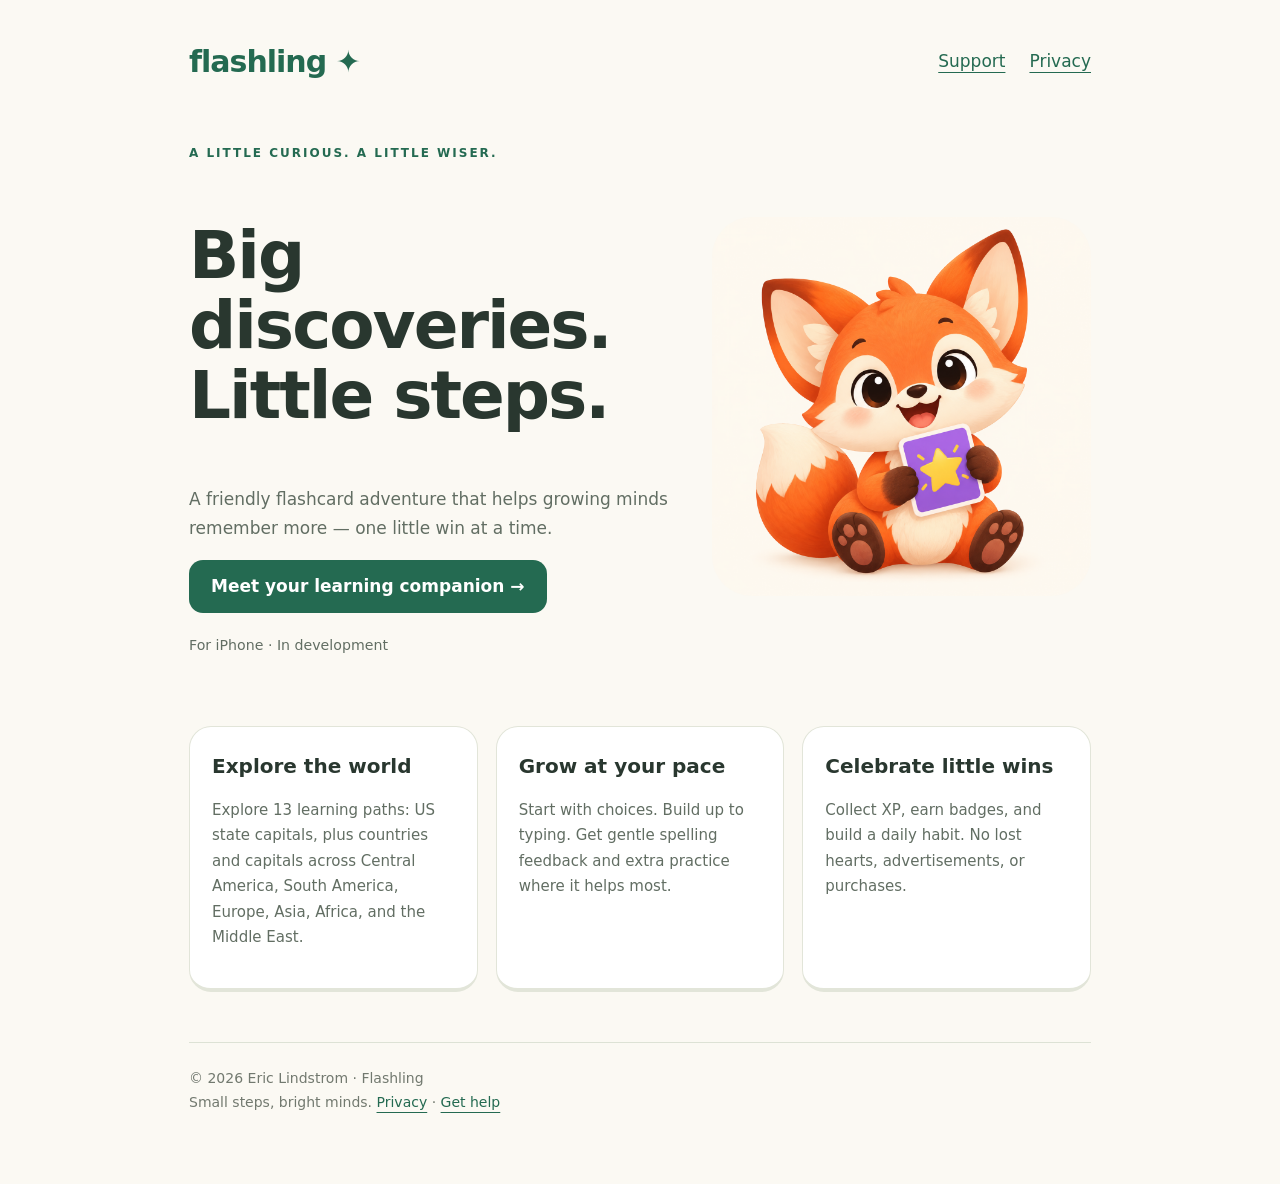
<file: index.html>
<!doctype html><html lang="en"><head><meta charset="utf-8"><meta name="viewport" content="width=device-width,initial-scale=1"><meta name="description" content="Flashling: joyful geography flashcards, thoughtful practice, and little wins."><title>Little steps. Big discoveries. · Flashling</title><link rel="icon" href="flashling.png"><link rel="stylesheet" href="style.css"></head><body><main><nav><a class="brand" href="index.html">flashling ✦</a><a href="support.html">Support</a><a href="privacy.html">Privacy</a></nav><section class="hero"><div><span class="tag">A LITTLE CURIOUS. A LITTLE WISER.</span><h1>Big discoveries.<br>Little steps.</h1><p>A friendly flashcard adventure that helps growing minds remember more — one little win at a time.</p><a class="button" href="support.html">Meet your learning companion →</a><p><small>For iPhone · In development</small></p></div><img src="flashling.png" alt="Flashling, a cheerful orange fox with a star flashcard"></section><section class="cards"><article class="card"><h2>Explore the world</h2><p>Explore 13 learning paths: US state capitals, plus countries and capitals across Central America, South America, Europe, Asia, Africa, and the Middle East.</p></article><article class="card"><h2>Grow at your pace</h2><p>Start with choices. Build up to typing. Get gentle spelling feedback and extra practice where it helps most.</p></article><article class="card"><h2>Celebrate little wins</h2><p>Collect XP, earn badges, and build a daily habit. No lost hearts, advertisements, or purchases.</p></article></section><footer>© 2026 Eric Lindstrom · Flashling<br>Small steps, bright minds. <a href="privacy.html">Privacy</a> · <a href="support.html">Get help</a></footer></main></body></html>
</file>
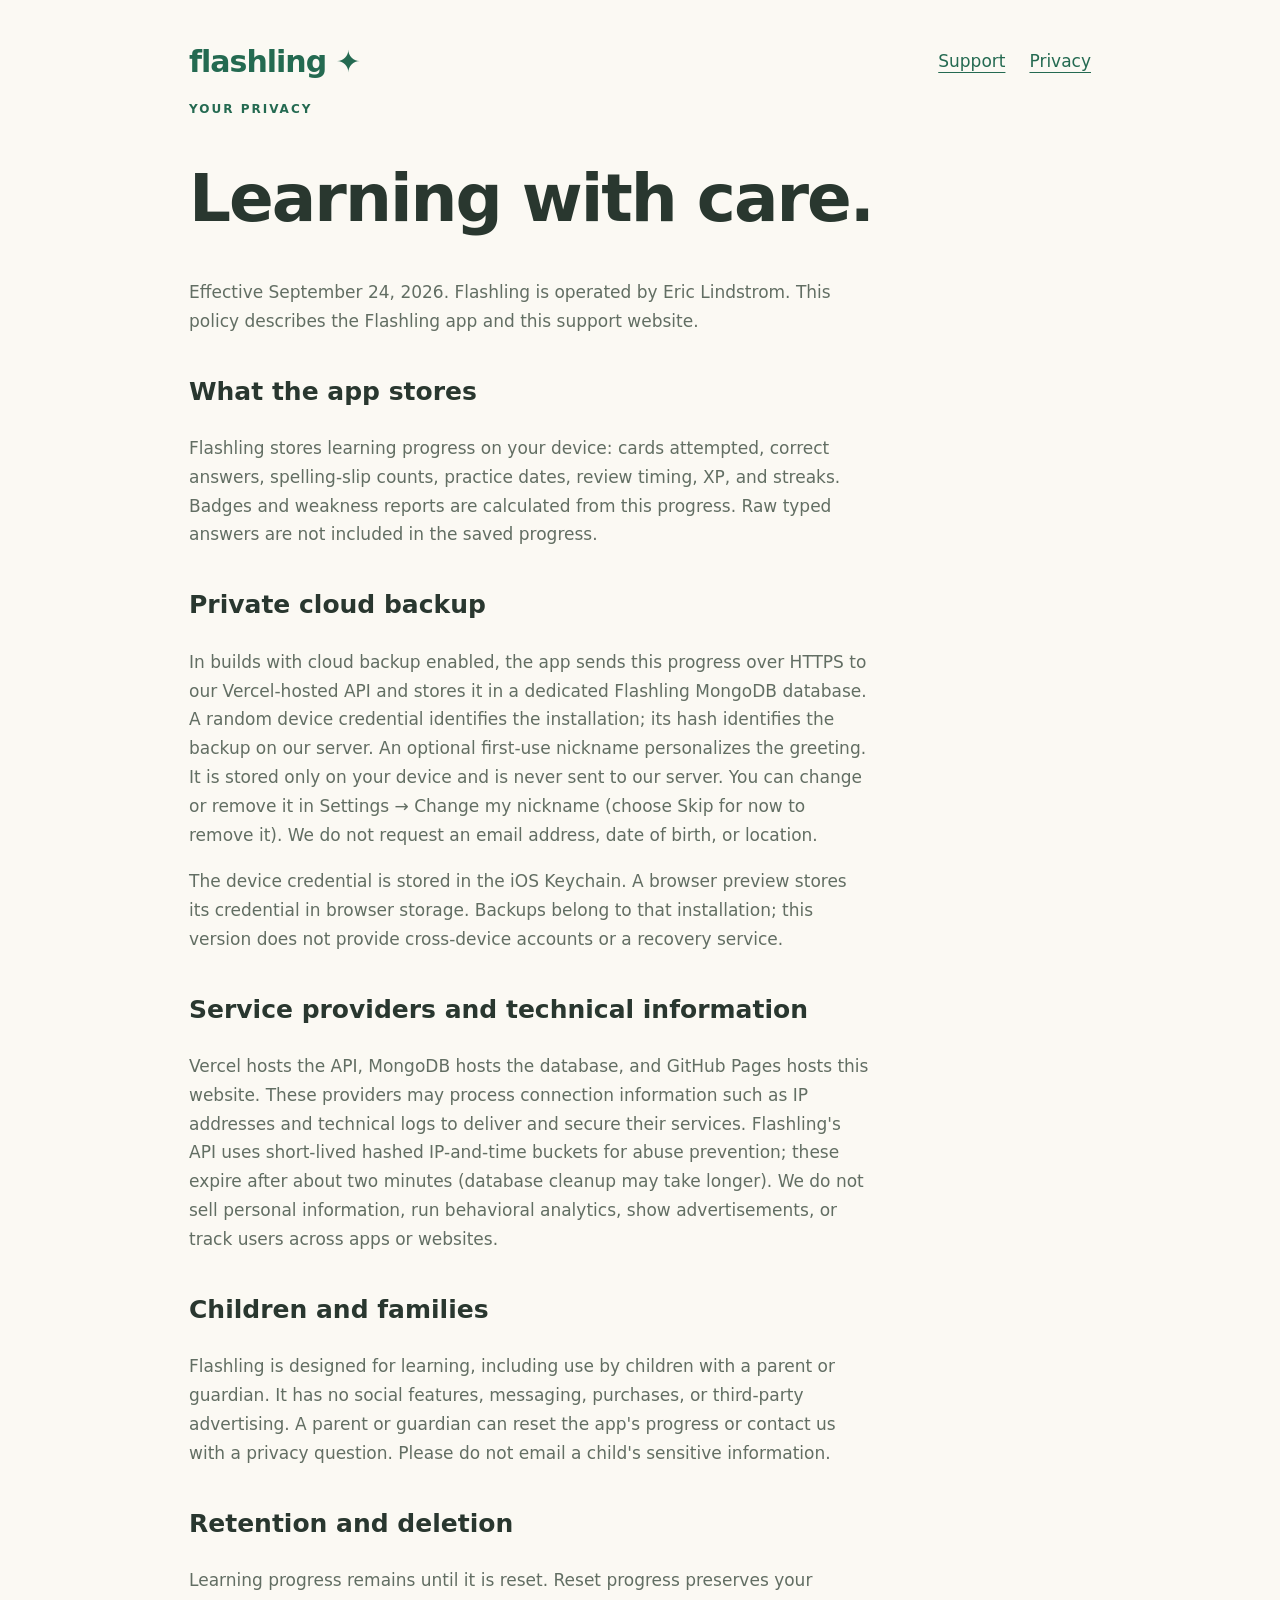
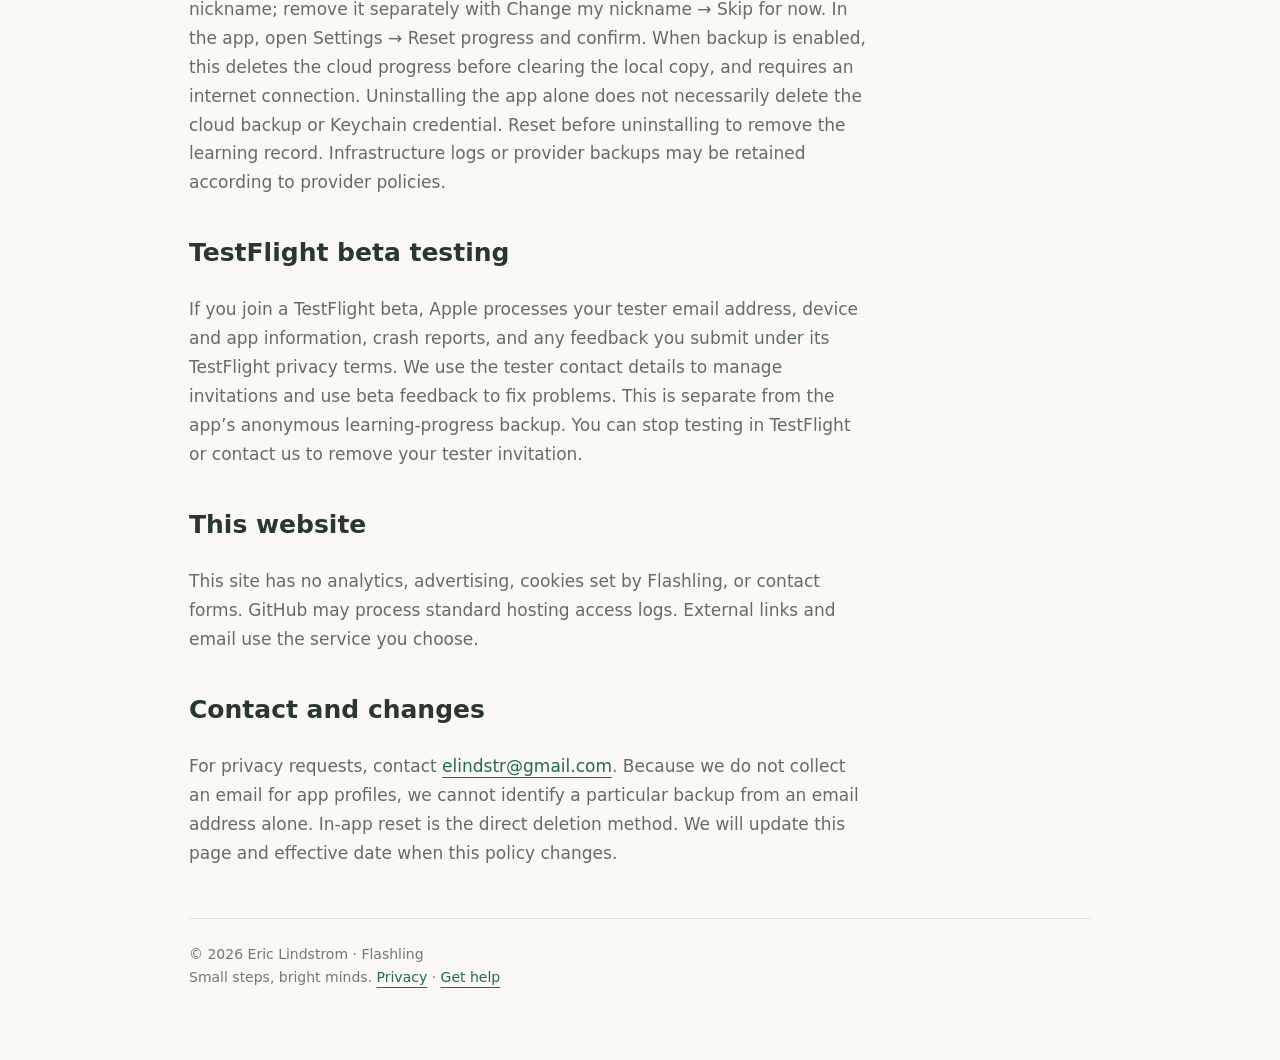
<file: privacy.html>
<!doctype html><html lang="en"><head><meta charset="utf-8"><meta name="viewport" content="width=device-width,initial-scale=1"><meta name="description" content="Flashling: joyful geography flashcards, thoughtful practice, and little wins."><title>Privacy policy · Flashling</title><link rel="icon" href="flashling.png"><link rel="stylesheet" href="style.css"></head><body><main><nav><a class="brand" href="index.html">flashling ✦</a><a href="support.html">Support</a><a href="privacy.html">Privacy</a></nav><p class="tag">YOUR PRIVACY</p><h1>Learning with care.</h1><p>Effective September 24, 2026. Flashling is operated by Eric Lindstrom. This policy describes the Flashling app and this support website.</p><h2>What the app stores</h2><p>Flashling stores learning progress on your device: cards attempted, correct answers, spelling-slip counts, practice dates, review timing, XP, and streaks. Badges and weakness reports are calculated from this progress. Raw typed answers are not included in the saved progress.</p><h2>Private cloud backup</h2><p>In builds with cloud backup enabled, the app sends this progress over HTTPS to our Vercel-hosted API and stores it in a dedicated Flashling MongoDB database. A random device credential identifies the installation; its hash identifies the backup on our server. An optional first-use nickname personalizes the greeting. It is stored only on your device and is never sent to our server. You can change or remove it in Settings → Change my nickname (choose Skip for now to remove it). We do not request an email address, date of birth, or location.</p><p>The device credential is stored in the iOS Keychain. A browser preview stores its credential in browser storage. Backups belong to that installation; this version does not provide cross-device accounts or a recovery service.</p><h2>Service providers and technical information</h2><p>Vercel hosts the API, MongoDB hosts the database, and GitHub Pages hosts this website. These providers may process connection information such as IP addresses and technical logs to deliver and secure their services. Flashling's API uses short-lived hashed IP-and-time buckets for abuse prevention; these expire after about two minutes (database cleanup may take longer). We do not sell personal information, run behavioral analytics, show advertisements, or track users across apps or websites.</p><h2>Children and families</h2><p>Flashling is designed for learning, including use by children with a parent or guardian. It has no social features, messaging, purchases, or third-party advertising. A parent or guardian can reset the app's progress or contact us with a privacy question. Please do not email a child's sensitive information.</p><h2>Retention and deletion</h2><p>Learning progress remains until it is reset. Reset progress preserves your nickname; remove it separately with Change my nickname → Skip for now. In the app, open Settings → Reset progress and confirm. When backup is enabled, this deletes the cloud progress before clearing the local copy, and requires an internet connection. Uninstalling the app alone does not necessarily delete the cloud backup or Keychain credential. Reset before uninstalling to remove the learning record. Infrastructure logs or provider backups may be retained according to provider policies.</p><h2>TestFlight beta testing</h2><p>If you join a TestFlight beta, Apple processes your tester email address, device and app information, crash reports, and any feedback you submit under its TestFlight privacy terms. We use the tester contact details to manage invitations and use beta feedback to fix problems. This is separate from the app’s anonymous learning-progress backup. You can stop testing in TestFlight or contact us to remove your tester invitation.</p><h2>This website</h2><p>This site has no analytics, advertising, cookies set by Flashling, or contact forms. GitHub may process standard hosting access logs. External links and email use the service you choose.</p><h2>Contact and changes</h2><p>For privacy requests, contact <a href="mailto:elindstr@gmail.com?subject=Flashling%20privacy">elindstr@gmail.com</a>. Because we do not collect an email for app profiles, we cannot identify a particular backup from an email address alone. In-app reset is the direct deletion method. We will update this page and effective date when this policy changes.</p><footer>© 2026 Eric Lindstrom · Flashling<br>Small steps, bright minds. <a href="privacy.html">Privacy</a> · <a href="support.html">Get help</a></footer></main></body></html>
</file>
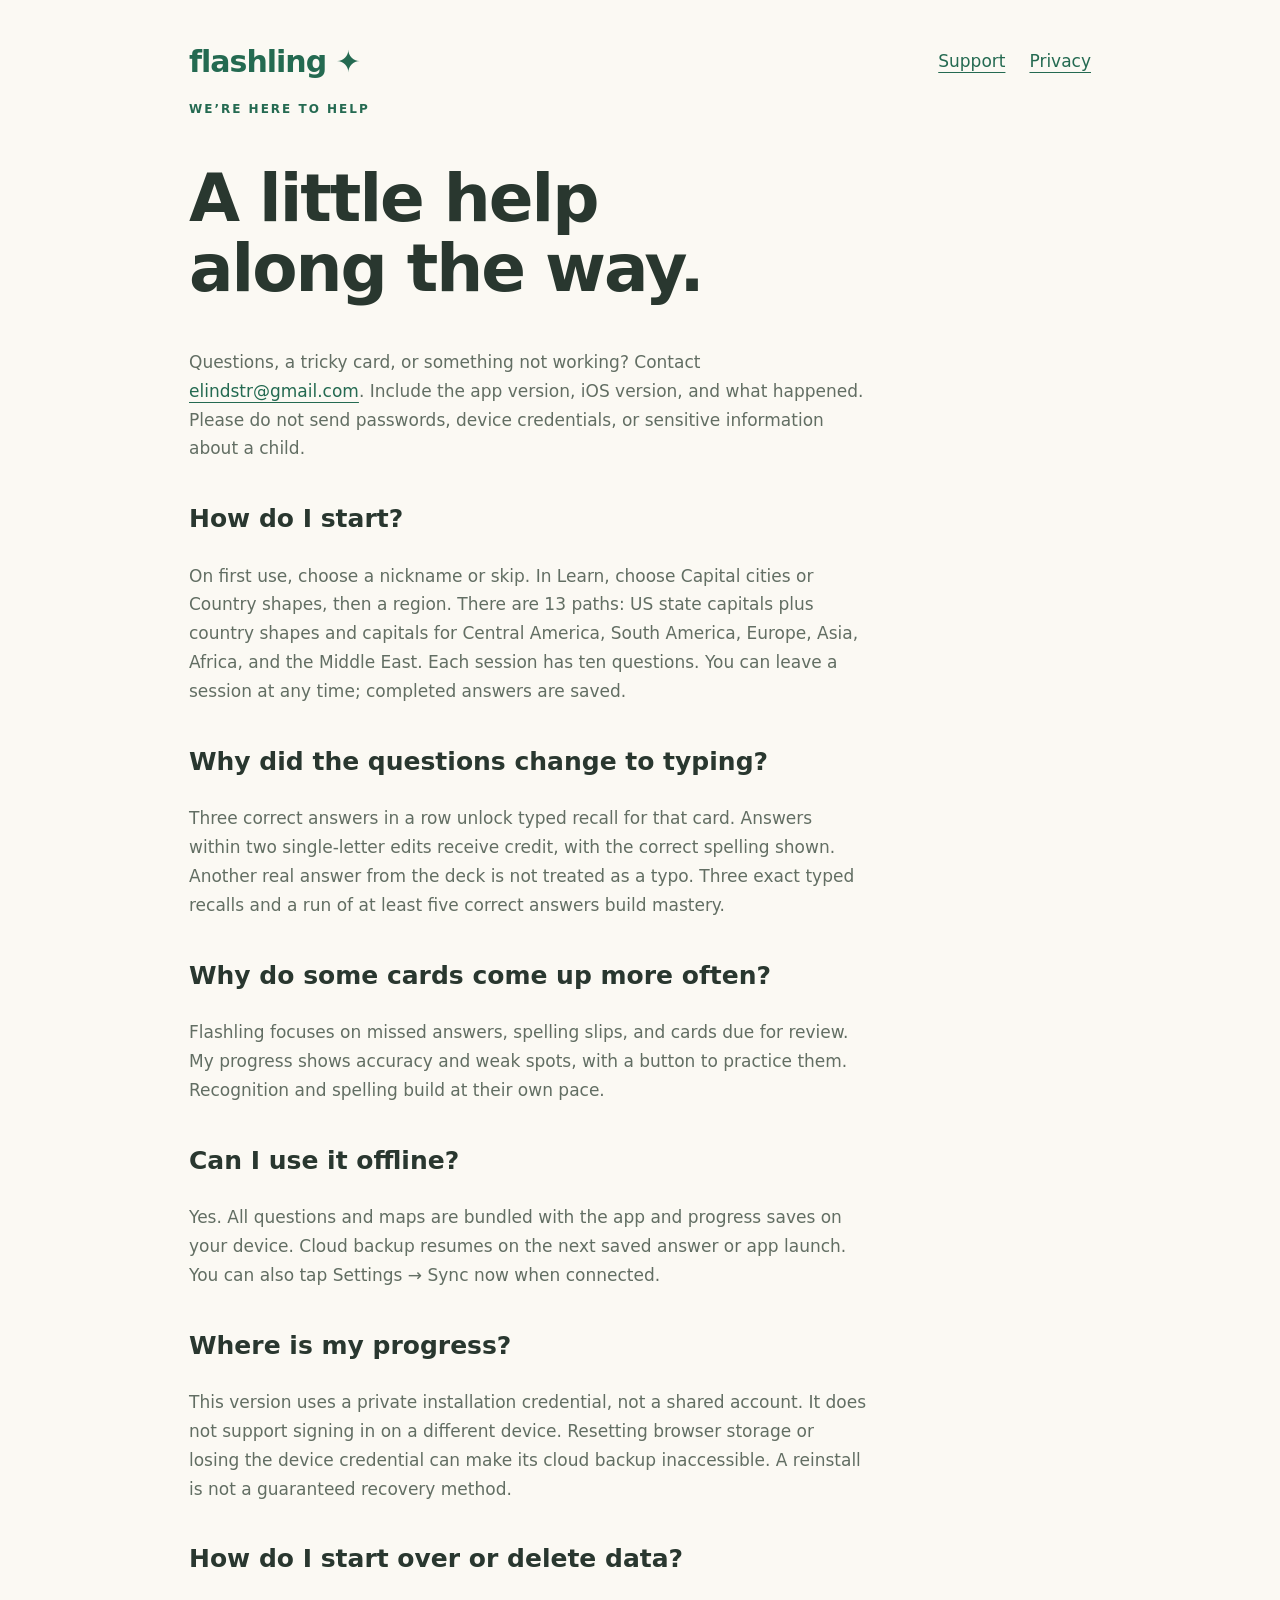
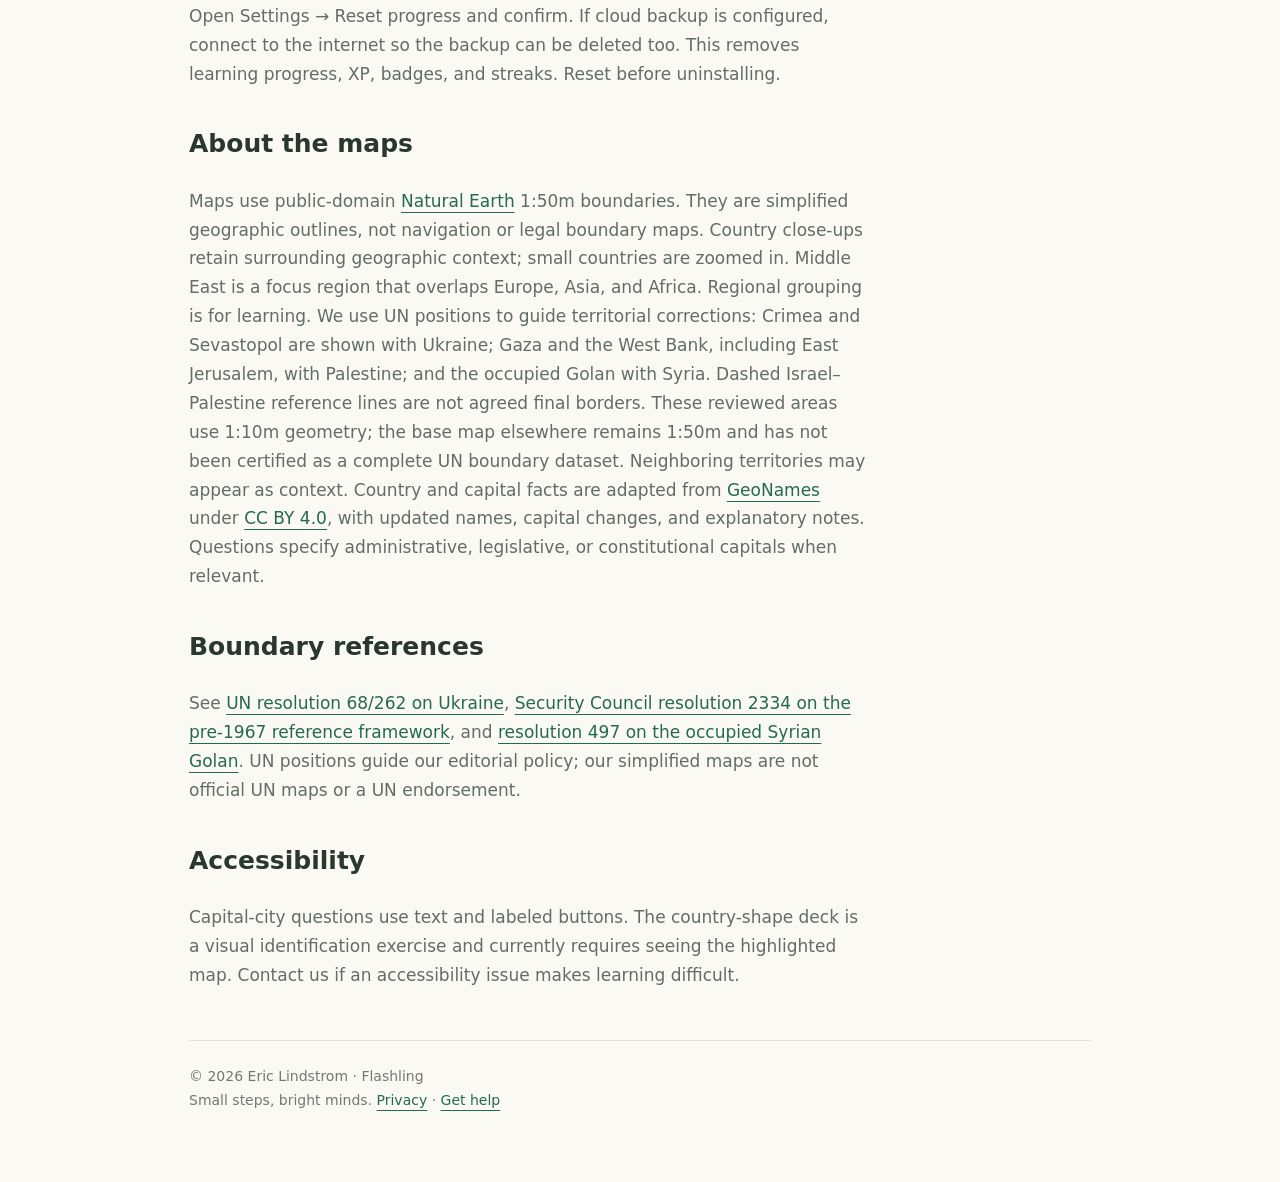
<file: support.html>
<!doctype html><html lang="en"><head><meta charset="utf-8"><meta name="viewport" content="width=device-width,initial-scale=1"><meta name="description" content="Flashling: joyful geography flashcards, thoughtful practice, and little wins."><title>Help & support · Flashling</title><link rel="icon" href="flashling.png"><link rel="stylesheet" href="style.css"></head><body><main><nav><a class="brand" href="index.html">flashling ✦</a><a href="support.html">Support</a><a href="privacy.html">Privacy</a></nav><p class="tag">WE’RE HERE TO HELP</p><h1>A little help<br>along the way.</h1><p>Questions, a tricky card, or something not working? Contact <a href="mailto:elindstr@gmail.com?subject=Flashling%20support">elindstr@gmail.com</a>. Include the app version, iOS version, and what happened. Please do not send passwords, device credentials, or sensitive information about a child.</p><h2>How do I start?</h2><p>On first use, choose a nickname or skip. In Learn, choose Capital cities or Country shapes, then a region. There are 13 paths: US state capitals plus country shapes and capitals for Central America, South America, Europe, Asia, Africa, and the Middle East. Each session has ten questions. You can leave a session at any time; completed answers are saved.</p><h2>Why did the questions change to typing?</h2><p>Three correct answers in a row unlock typed recall for that card. Answers within two single-letter edits receive credit, with the correct spelling shown. Another real answer from the deck is not treated as a typo. Three exact typed recalls and a run of at least five correct answers build mastery.</p><h2>Why do some cards come up more often?</h2><p>Flashling focuses on missed answers, spelling slips, and cards due for review. My progress shows accuracy and weak spots, with a button to practice them. Recognition and spelling build at their own pace.</p><h2>Can I use it offline?</h2><p>Yes. All questions and maps are bundled with the app and progress saves on your device. Cloud backup resumes on the next saved answer or app launch. You can also tap Settings → Sync now when connected.</p><h2>Where is my progress?</h2><p>This version uses a private installation credential, not a shared account. It does not support signing in on a different device. Resetting browser storage or losing the device credential can make its cloud backup inaccessible. A reinstall is not a guaranteed recovery method.</p><h2>How do I start over or delete data?</h2><p>Open Settings → Reset progress and confirm. If cloud backup is configured, connect to the internet so the backup can be deleted too. This removes learning progress, XP, badges, and streaks. Reset before uninstalling.</p><h2>About the maps</h2><p>Maps use public-domain <a href="https://www.naturalearthdata.com/">Natural Earth</a> 1:50m boundaries. They are simplified geographic outlines, not navigation or legal boundary maps. Country close-ups retain surrounding geographic context; small countries are zoomed in. Middle East is a focus region that overlaps Europe, Asia, and Africa. Regional grouping is for learning. We use UN positions to guide territorial corrections: Crimea and Sevastopol are shown with Ukraine; Gaza and the West Bank, including East Jerusalem, with Palestine; and the occupied Golan with Syria. Dashed Israel–Palestine reference lines are not agreed final borders. These reviewed areas use 1:10m geometry; the base map elsewhere remains 1:50m and has not been certified as a complete UN boundary dataset. Neighboring territories may appear as context. Country and capital facts are adapted from <a href="https://www.geonames.org/">GeoNames</a> under <a href="https://creativecommons.org/licenses/by/4.0/">CC BY 4.0</a>, with updated names, capital changes, and explanatory notes. Questions specify administrative, legislative, or constitutional capitals when relevant.</p><h2>Boundary references</h2><p>See <a href="https://press.un.org/en/2014/ga11493.doc.htm">UN resolution 68/262 on Ukraine</a>, <a href="https://www.un.org/unispal/document/unsc-resolution-2334-illegality-israeli-settlements/">Security Council resolution 2334 on the pre-1967 reference framework</a>, and <a href="https://www.un.org/unispal/document/auto-insert-180751/">resolution 497 on the occupied Syrian Golan</a>. UN positions guide our editorial policy; our simplified maps are not official UN maps or a UN endorsement.</p><h2>Accessibility</h2><p>Capital-city questions use text and labeled buttons. The country-shape deck is a visual identification exercise and currently requires seeing the highlighted map. Contact us if an accessibility issue makes learning difficult.</p><footer>© 2026 Eric Lindstrom · Flashling<br>Small steps, bright minds. <a href="privacy.html">Privacy</a> · <a href="support.html">Get help</a></footer></main></body></html>
</file>
<file: style.css>
*{box-sizing:border-box}body{margin:0;background:#fbf9f3;color:#29372f;font:17px/1.7 system-ui,sans-serif}main{max-width:950px;margin:auto;padding:36px 24px 70px}nav{display:flex;gap:24px;align-items:center;flex-wrap:wrap}a{color:#246a51;text-underline-offset:5px}.brand{font-weight:900;font-size:30px;letter-spacing:-1px;text-decoration:none;margin-right:auto}h1{font-size:clamp(38px,7vw,66px);line-height:1.06;letter-spacing:-2px}h2{font-size:25px;margin-top:35px}p{max-width:680px;color:#626e63}.hero{display:flex;align-items:center;gap:30px;padding:50px 0}.hero img{width:42%;border-radius:40px}.tag{font-size:12px;letter-spacing:2px;color:#246a51;font-weight:800}.cards{display:grid;grid-template-columns:repeat(3,1fr);gap:18px}.card{background:white;border:1px solid #e2e5d9;border-bottom:4px solid #e2e5d9;padding:22px;border-radius:22px}.card h2{margin:0;font-size:20px}.card p{font-size:15px}footer{border-top:1px solid #dde2d5;margin-top:50px;padding-top:24px;font-size:14px;color:#72796f}.button{display:inline-block;background:#246a51;color:white;padding:12px 22px;border-radius:14px;text-decoration:none;font-weight:700}@media(max-width:640px){.hero{flex-direction:column-reverse;padding:30px 0}.hero img{width:65%;max-width:270px}.cards{grid-template-columns:1fr}nav{gap:15px}}
</file>
